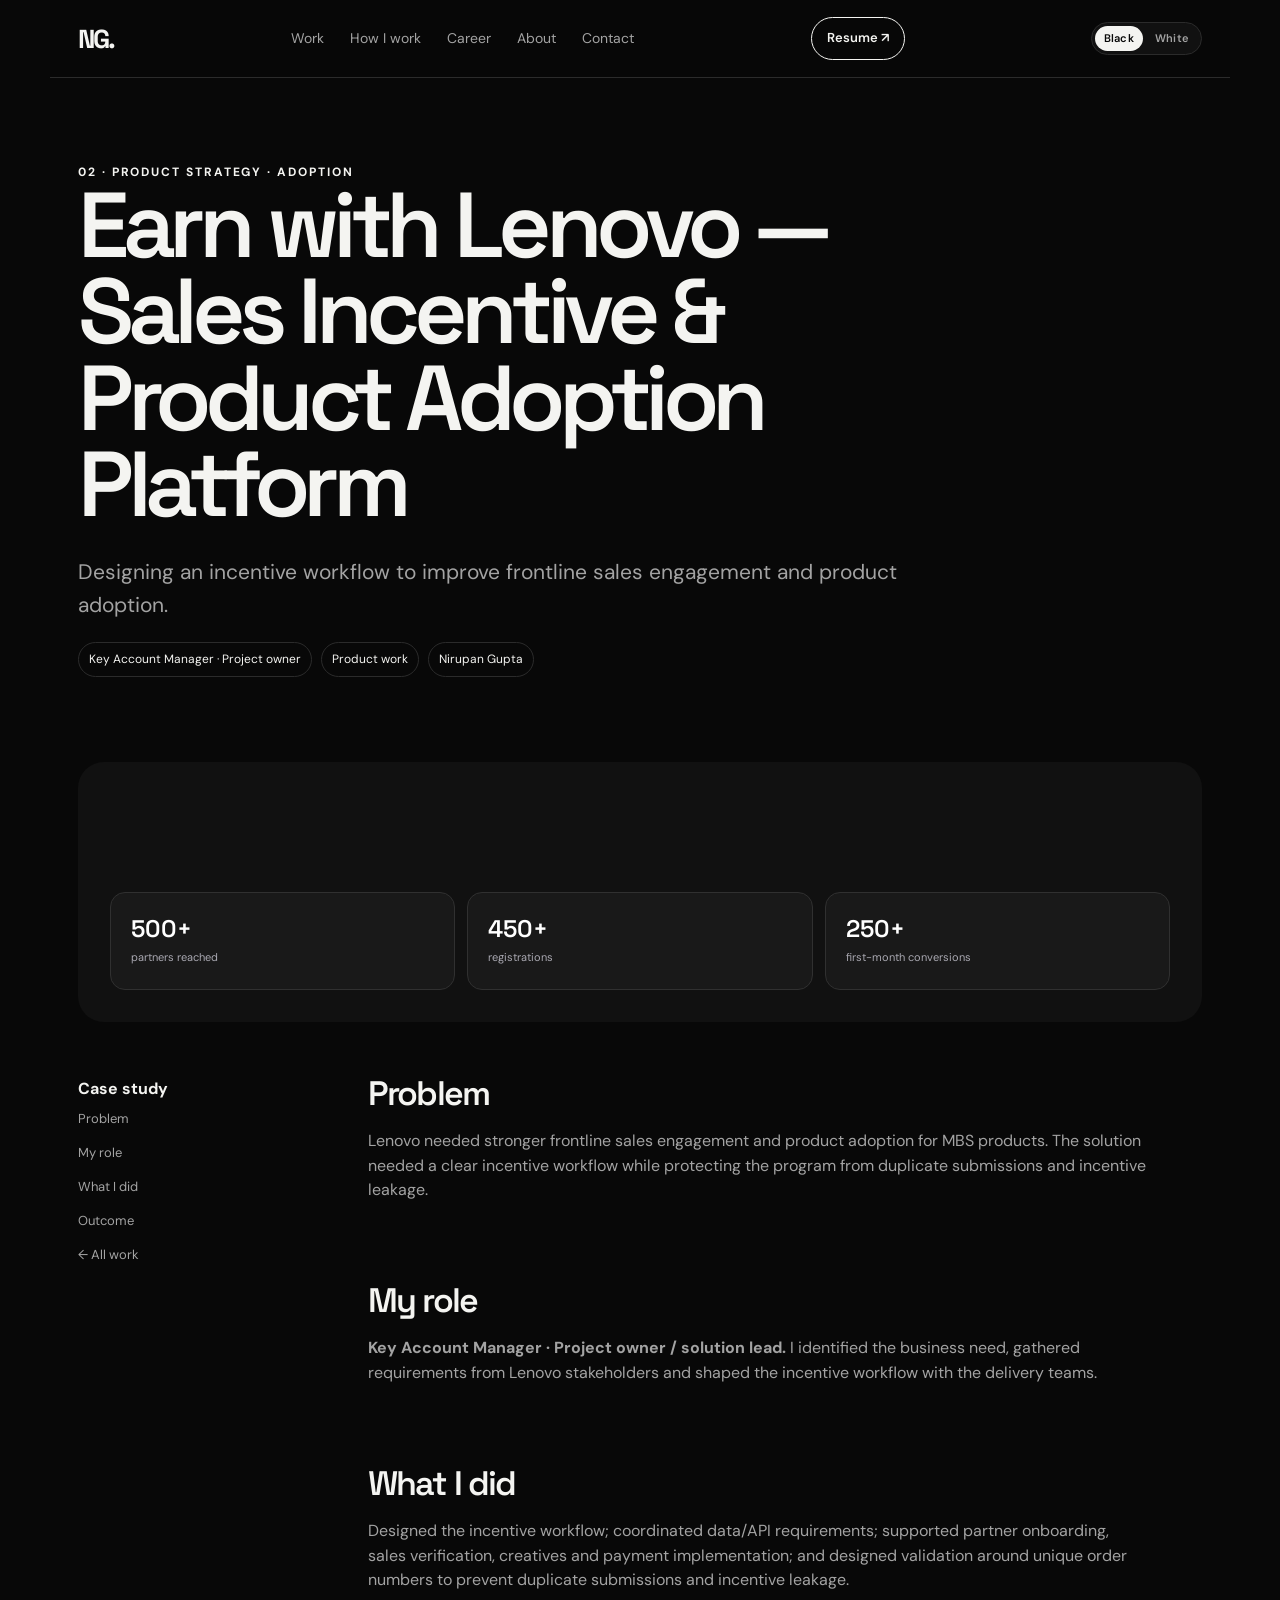
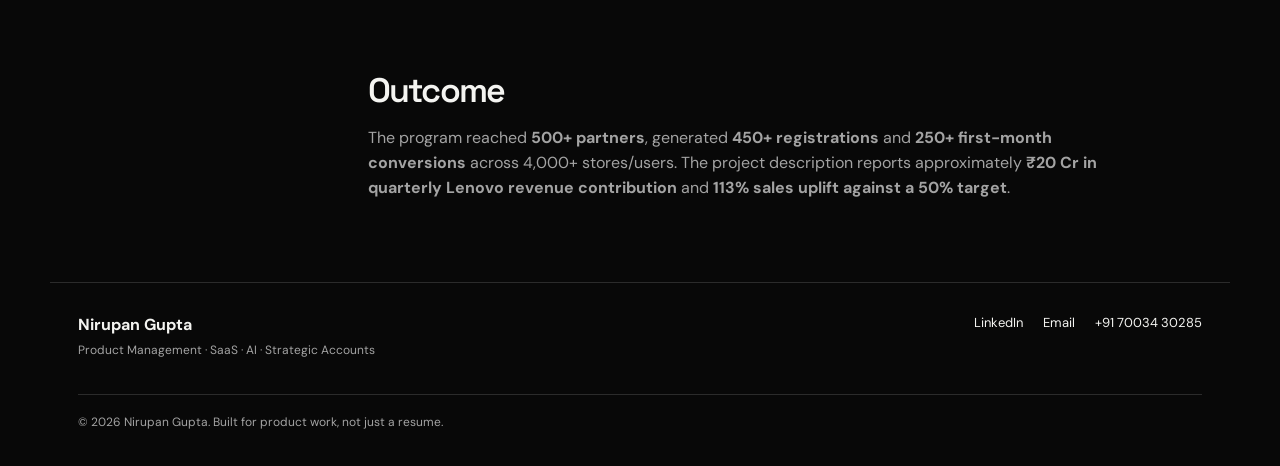
<file: case-studies/earn-with-lenovo.html>
<!doctype html><html lang="en"><head><meta charset="utf-8"><meta name="viewport" content="width=device-width,initial-scale=1"><title>Earn with Lenovo — Sales Incentive &amp; Product Adoption Platform — Nirupan Gupta</title><link rel="stylesheet" href="../styles.css"><script>try{document.documentElement.dataset.theme=localStorage.getItem('ng-theme')||'dark'}catch(e){}</script></head><body><header class="nav"><a class="brand" href="../index.html">NG<span>.</span></a><nav>
    <a href="../index.html#work">Work</a><a href="../index.html#thinking">How I work</a><a href="../index.html#career">Career</a><a href="../index.html#about">About</a><a href="../index.html#contact">Contact</a></nav>
    <a class="nav-cta" href="../assets/resumes/Nirupan_Gupta_Product_KAM_Resume.pdf" target="_blank">Resume ↗</a><div class="view-switch" aria-label="Choose website view"><button type="button" data-theme-choice="dark" aria-pressed="true">Black</button><button type="button" data-theme-choice="light" aria-pressed="false">White</button></div></header><main><section class="case-hero"><div class="wrap reveal"><div class="section-kicker">02 · Product strategy · Adoption</div><h1>Earn with Lenovo — Sales Incentive &amp; Product Adoption Platform</h1><p class="case-lead">Designing an incentive workflow to improve frontline sales engagement and product adoption.</p><div class="case-meta"><span>Key Account Manager · Project owner</span><span>Product work</span><span>Nirupan Gupta</span></div></div></section><div class="wrap"><div class="case-visual reveal interactive-card"><div class="visual-card"><strong>500+</strong><span>partners reached</span></div><div class="visual-card"><strong>450+</strong><span>registrations</span></div><div class="visual-card"><strong>250+</strong><span>first-month conversions</span></div></div><div class="case-layout"><aside class="case-nav"><strong>Case study</strong><a href="#problem">Problem</a><a href="#role">My role</a><a href="#work">What I did</a><a href="#outcome">Outcome</a><a href="../index.html#work">← All work</a></aside><div><section class="case-section reveal"><h2>Problem</h2><p id="problem">Lenovo needed stronger frontline sales engagement and product adoption for MBS products. The solution needed a clear incentive workflow while protecting the program from duplicate submissions and incentive leakage.</p></section><section class="case-section reveal"><h2>My role</h2><p id="role"><strong>Key Account Manager · Project owner / solution lead.</strong> I identified the business need, gathered requirements from Lenovo stakeholders and shaped the incentive workflow with the delivery teams.</p></section><section class="case-section reveal"><h2>What I did</h2><p id="work">Designed the incentive workflow; coordinated data/API requirements; supported partner onboarding, sales verification, creatives and payment implementation; and designed validation around unique order numbers to prevent duplicate submissions and incentive leakage.</p></section><section class="case-section reveal"><h2>Outcome</h2><p id="outcome">The program reached <strong>500+ partners</strong>, generated <strong>450+ registrations</strong> and <strong>250+ first-month conversions</strong> across 4,000+ stores/users. The project description reports approximately <strong>₹20 Cr in quarterly Lenovo revenue contribution</strong> and <strong>113% sales uplift against a 50% target</strong>.</p></section></div></div></div></main><footer><div><strong>Nirupan Gupta</strong><p>Product Management · SaaS · AI · Strategic Accounts</p></div>
    <div class="footer-links"><a href="https://www.linkedin.com/in/nirupan-gupta/" target="_blank">LinkedIn</a><a href="mailto:nirupangupt@gmail.com">Email</a><a href="tel:+917003430285">+91 70034 30285</a></div>
    <p class="copyright">© 2026 Nirupan Gupta. Built for product work, not just a resume.</p></footer><script src="../script.js"></script></body></html>
</file>
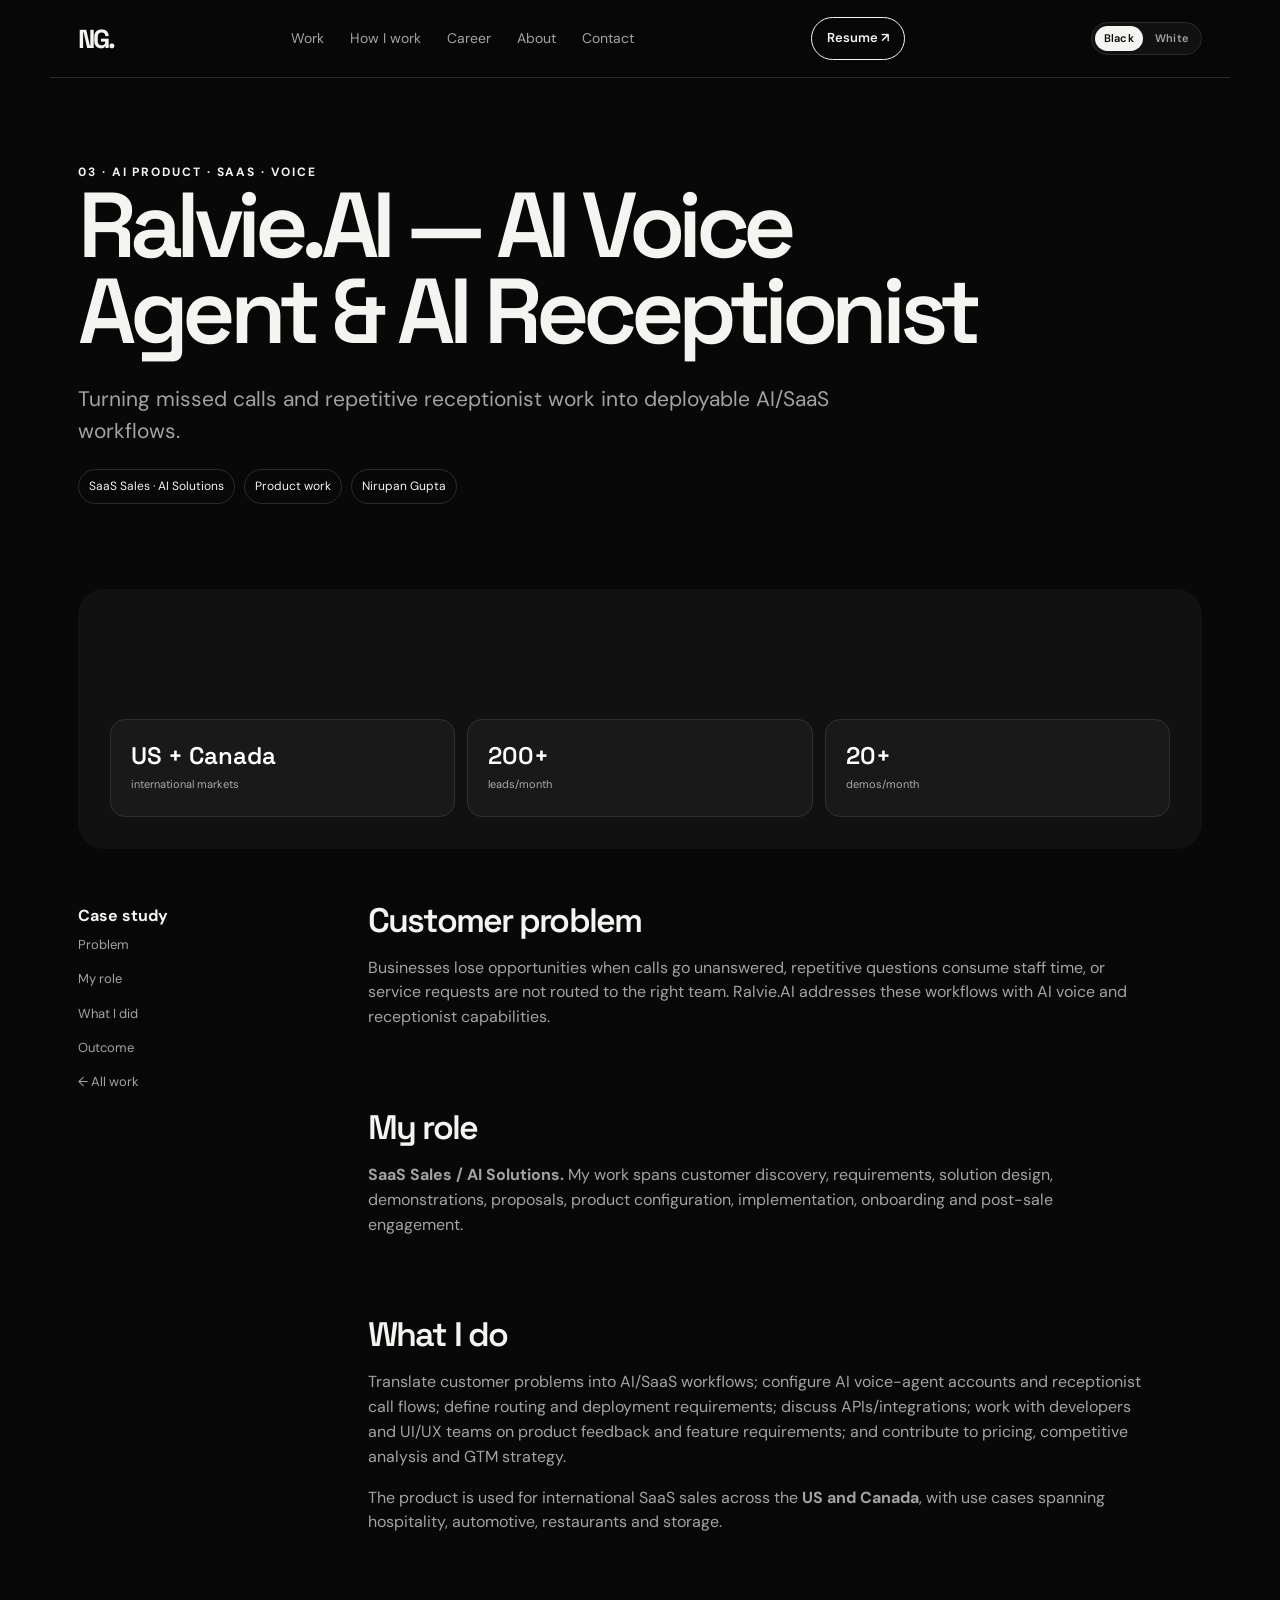
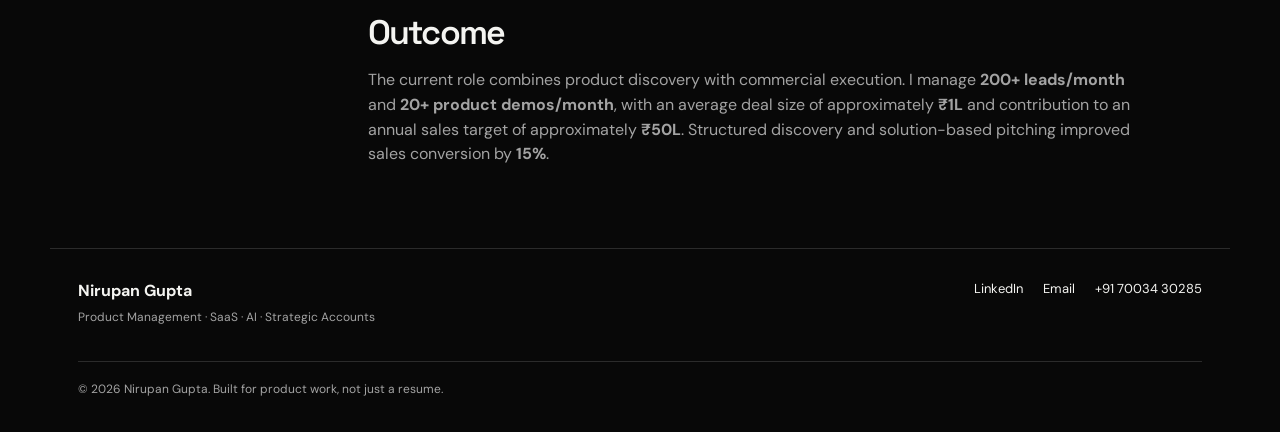
<file: case-studies/ralvie-ai.html>
<!doctype html><html lang="en"><head><meta charset="utf-8"><meta name="viewport" content="width=device-width,initial-scale=1"><title>Ralvie.AI — AI Voice Agent &amp; AI Receptionist — Nirupan Gupta</title><link rel="stylesheet" href="../styles.css"><script>try{document.documentElement.dataset.theme=localStorage.getItem('ng-theme')||'dark'}catch(e){}</script></head><body><header class="nav"><a class="brand" href="../index.html">NG<span>.</span></a><nav>
    <a href="../index.html#work">Work</a><a href="../index.html#thinking">How I work</a><a href="../index.html#career">Career</a><a href="../index.html#about">About</a><a href="../index.html#contact">Contact</a></nav>
    <a class="nav-cta" href="../assets/resumes/Nirupan_Gupta_Product_KAM_Resume.pdf" target="_blank">Resume ↗</a><div class="view-switch" aria-label="Choose website view"><button type="button" data-theme-choice="dark" aria-pressed="true">Black</button><button type="button" data-theme-choice="light" aria-pressed="false">White</button></div></header><main><section class="case-hero"><div class="wrap reveal"><div class="section-kicker">03 · AI product · SaaS · Voice</div><h1>Ralvie.AI — AI Voice Agent &amp; AI Receptionist</h1><p class="case-lead">Turning missed calls and repetitive receptionist work into deployable AI/SaaS workflows.</p><div class="case-meta"><span>SaaS Sales · AI Solutions</span><span>Product work</span><span>Nirupan Gupta</span></div></div></section><div class="wrap"><div class="case-visual reveal interactive-card"><div class="visual-card"><strong>US + Canada</strong><span>international markets</span></div><div class="visual-card"><strong>200+</strong><span>leads/month</span></div><div class="visual-card"><strong>20+</strong><span>demos/month</span></div></div><div class="case-layout"><aside class="case-nav"><strong>Case study</strong><a href="#problem">Problem</a><a href="#role">My role</a><a href="#work">What I did</a><a href="#outcome">Outcome</a><a href="../index.html#work">← All work</a></aside><div><section class="case-section reveal"><h2>Customer problem</h2><p id="problem">Businesses lose opportunities when calls go unanswered, repetitive questions consume staff time, or service requests are not routed to the right team. Ralvie.AI addresses these workflows with AI voice and receptionist capabilities.</p></section><section class="case-section reveal"><h2>My role</h2><p id="role"><strong>SaaS Sales / AI Solutions.</strong> My work spans customer discovery, requirements, solution design, demonstrations, proposals, product configuration, implementation, onboarding and post-sale engagement.</p></section><section class="case-section reveal"><h2>What I do</h2><p id="work">Translate customer problems into AI/SaaS workflows; configure AI voice-agent accounts and receptionist call flows; define routing and deployment requirements; discuss APIs/integrations; work with developers and UI/UX teams on product feedback and feature requirements; and contribute to pricing, competitive analysis and GTM strategy.</p><p>The product is used for international SaaS sales across the <strong>US and Canada</strong>, with use cases spanning hospitality, automotive, restaurants and storage.</p></section><section class="case-section reveal"><h2>Outcome</h2><p id="outcome">The current role combines product discovery with commercial execution. I manage <strong>200+ leads/month</strong> and <strong>20+ product demos/month</strong>, with an average deal size of approximately <strong>₹1L</strong> and contribution to an annual sales target of approximately <strong>₹50L</strong>. Structured discovery and solution-based pitching improved sales conversion by <strong>15%</strong>.</p></section></div></div></div></main><footer><div><strong>Nirupan Gupta</strong><p>Product Management · SaaS · AI · Strategic Accounts</p></div>
    <div class="footer-links"><a href="https://www.linkedin.com/in/nirupan-gupta/" target="_blank">LinkedIn</a><a href="mailto:nirupangupt@gmail.com">Email</a><a href="tel:+917003430285">+91 70034 30285</a></div>
    <p class="copyright">© 2026 Nirupan Gupta. Built for product work, not just a resume.</p></footer><script src="../script.js"></script></body></html>
</file>
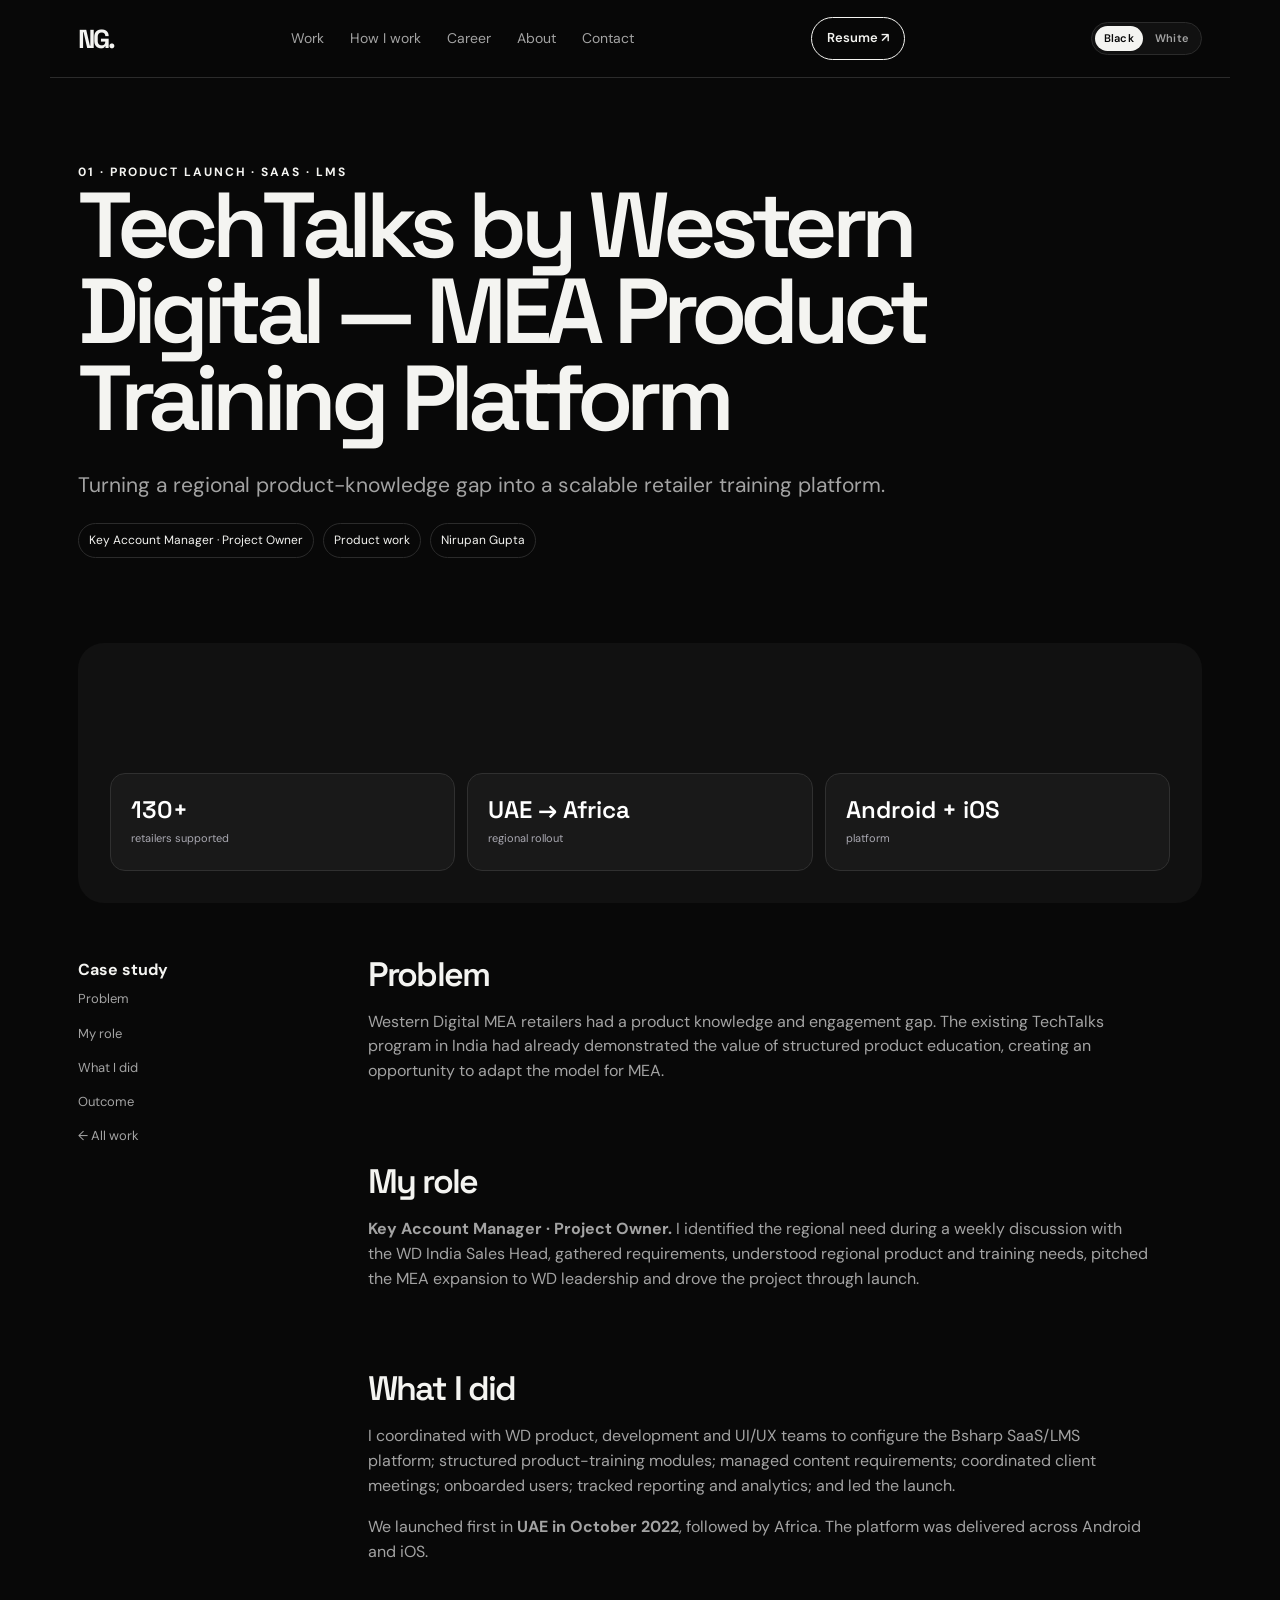
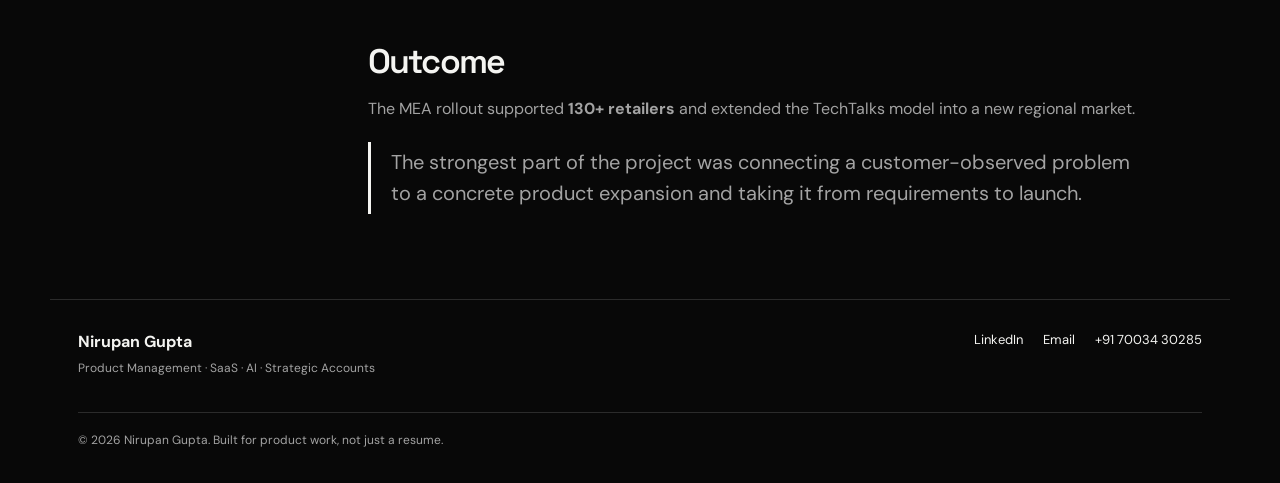
<file: case-studies/tech-talks.html>
<!doctype html><html lang="en"><head><meta charset="utf-8"><meta name="viewport" content="width=device-width,initial-scale=1"><title>TechTalks by Western Digital — MEA Product Training Platform — Nirupan Gupta</title><link rel="stylesheet" href="../styles.css"><script>try{document.documentElement.dataset.theme=localStorage.getItem('ng-theme')||'dark'}catch(e){}</script></head><body><header class="nav"><a class="brand" href="../index.html">NG<span>.</span></a><nav>
    <a href="../index.html#work">Work</a><a href="../index.html#thinking">How I work</a><a href="../index.html#career">Career</a><a href="../index.html#about">About</a><a href="../index.html#contact">Contact</a></nav>
    <a class="nav-cta" href="../assets/resumes/Nirupan_Gupta_Product_KAM_Resume.pdf" target="_blank">Resume ↗</a><div class="view-switch" aria-label="Choose website view"><button type="button" data-theme-choice="dark" aria-pressed="true">Black</button><button type="button" data-theme-choice="light" aria-pressed="false">White</button></div></header><main><section class="case-hero"><div class="wrap reveal"><div class="section-kicker">01 · Product launch · SaaS · LMS</div><h1>TechTalks by Western Digital — MEA Product Training Platform</h1><p class="case-lead">Turning a regional product-knowledge gap into a scalable retailer training platform.</p><div class="case-meta"><span>Key Account Manager · Project Owner</span><span>Product work</span><span>Nirupan Gupta</span></div></div></section><div class="wrap"><div class="case-visual reveal interactive-card"><div class="visual-card"><strong>130+</strong><span>retailers supported</span></div><div class="visual-card"><strong>UAE → Africa</strong><span>regional rollout</span></div><div class="visual-card"><strong>Android + iOS</strong><span>platform</span></div></div><div class="case-layout"><aside class="case-nav"><strong>Case study</strong><a href="#problem">Problem</a><a href="#role">My role</a><a href="#work">What I did</a><a href="#outcome">Outcome</a><a href="../index.html#work">← All work</a></aside><div><section class="case-section reveal"><h2>Problem</h2><p id="problem">Western Digital MEA retailers had a product knowledge and engagement gap. The existing TechTalks program in India had already demonstrated the value of structured product education, creating an opportunity to adapt the model for MEA.</p></section><section class="case-section reveal"><h2>My role</h2><p id="role"><strong>Key Account Manager · Project Owner.</strong> I identified the regional need during a weekly discussion with the WD India Sales Head, gathered requirements, understood regional product and training needs, pitched the MEA expansion to WD leadership and drove the project through launch.</p></section><section class="case-section reveal"><h2>What I did</h2><p id="work">I coordinated with WD product, development and UI/UX teams to configure the Bsharp SaaS/LMS platform; structured product-training modules; managed content requirements; coordinated client meetings; onboarded users; tracked reporting and analytics; and led the launch.</p><p>We launched first in <strong>UAE in October 2022</strong>, followed by Africa. The platform was delivered across Android and iOS.</p></section><section class="case-section reveal"><h2>Outcome</h2><p id="outcome">The MEA rollout supported <strong>130+ retailers</strong> and extended the TechTalks model into a new regional market.</p><p class="quote">The strongest part of the project was connecting a customer-observed problem to a concrete product expansion and taking it from requirements to launch.</p></section></div></div></div></main><footer><div><strong>Nirupan Gupta</strong><p>Product Management · SaaS · AI · Strategic Accounts</p></div>
    <div class="footer-links"><a href="https://www.linkedin.com/in/nirupan-gupta/" target="_blank">LinkedIn</a><a href="mailto:nirupangupt@gmail.com">Email</a><a href="tel:+917003430285">+91 70034 30285</a></div>
    <p class="copyright">© 2026 Nirupan Gupta. Built for product work, not just a resume.</p></footer><script src="../script.js"></script></body></html>
</file>
<file: styles.css>
@import url('https://fonts.googleapis.com/css2?family=DM+Sans:wght@400;500;600;700&family=Space+Grotesk:wght@400;500;600;700&display=swap');
:root{--bg:#f7f6f2;--ink:#11110f;--muted:#6e6c65;--line:#dedbd1;--card:#fff;--accent:#6d55ff;--accent2:#d9ff57;--dark:#15151a;--max:1180px}
*{box-sizing:border-box}html{scroll-behavior:smooth}body{margin:0;background:var(--bg);color:var(--ink);font-family:'DM Sans',sans-serif;line-height:1.55}a{color:inherit;text-decoration:none}.wrap{max-width:var(--max);margin:auto;padding:0 28px}
.nav{height:78px;max-width:var(--max);margin:auto;padding:0 28px;display:flex;align-items:center;justify-content:space-between;position:sticky;top:0;z-index:20;background:rgba(247,246,242,.9);backdrop-filter:blur(16px);border-bottom:1px solid rgba(222,219,209,.7)}
.brand{font:700 26px 'Space Grotesk';letter-spacing:-.08em}.brand span{color:var(--accent)}nav{display:flex;gap:26px;font-size:14px;color:#4d4b46}nav a:hover,.footer-links a:hover{color:var(--accent)}.nav-cta{border:1px solid var(--ink);padding:10px 15px;border-radius:999px;font-size:13px;font-weight:600}
.hero{padding:100px 0 84px}.hero-grid{display:grid;grid-template-columns:1.35fr .65fr;gap:70px;align-items:end}.eyebrow{font-size:12px;font-weight:700;letter-spacing:.18em;text-transform:uppercase;color:var(--accent);margin-bottom:18px}
h1{font:600 clamp(54px,7.2vw,96px)/.94 'Space Grotesk';letter-spacing:-.07em;margin:0 0 28px;max-width:900px}h2{font:600 clamp(34px,4vw,54px)/1 'Space Grotesk';letter-spacing:-.055em;margin:0 0 18px}h3{font:600 24px/1.1 'Space Grotesk';letter-spacing:-.03em;margin:0 0 10px}.hero-copy{font-size:19px;max-width:720px;color:#4e4c46}.actions{display:flex;gap:12px;flex-wrap:wrap;margin-top:28px}.btn{padding:13px 18px;border-radius:999px;font-weight:600;font-size:14px;border:1px solid var(--ink)}.btn.primary{background:var(--ink);color:#fff}.btn.secondary{background:transparent}.portrait-wrap{position:relative}.portrait{width:100%;max-width:350px;aspect-ratio:4/5;object-fit:cover;border-radius:26px;display:block;margin-left:auto;filter:saturate(.95)}.portrait-note{position:absolute;bottom:18px;left:18px;background:var(--accent2);padding:12px 14px;border-radius:14px;font-size:12px;font-weight:700;box-shadow:0 10px 30px #0001}
.proof{border-top:1px solid var(--line);border-bottom:1px solid var(--line);display:grid;grid-template-columns:repeat(5,1fr);margin-bottom:110px}.proof-item{padding:24px 16px;border-right:1px solid var(--line)}.proof-item:last-child{border-right:0}.proof-num{font:600 30px 'Space Grotesk';letter-spacing:-.05em}.proof-label{font-size:12px;color:var(--muted);margin-top:4px}
.section{padding:92px 0}.section.alt{background:var(--dark);color:#fff}.section-head{display:flex;justify-content:space-between;gap:40px;align-items:end;margin-bottom:38px}.section-kicker{color:var(--accent);font-size:12px;font-weight:700;text-transform:uppercase;letter-spacing:.16em}.section-intro{max-width:520px;color:var(--muted)}.alt .section-intro{color:#aaa9b1}
.work-grid{display:grid;grid-template-columns:repeat(2,1fr);gap:18px}.work-card{background:var(--card);border:1px solid var(--line);border-radius:24px;padding:30px;min-height:370px;display:flex;flex-direction:column;justify-content:space-between;transition:.25s}.work-card:hover{transform:translateY(-5px);box-shadow:0 20px 50px #15151a12}.work-card.feature{grid-column:span 2;min-height:420px;background:#ece9ff}.work-tag{font-size:11px;text-transform:uppercase;letter-spacing:.13em;font-weight:700;color:var(--accent)}.work-number{font:600 13px 'Space Grotesk';color:#999}.work-desc{color:#57554e;max-width:670px}.metrics{display:flex;gap:20px;flex-wrap:wrap;margin-top:20px}.metric{border-top:1px solid #cbc7ba;padding-top:9px;min-width:110px}.metric strong{font:600 20px 'Space Grotesk';display:block}.metric span{font-size:11px;color:var(--muted)}.card-link{font-weight:700;font-size:14px;margin-top:24px;display:inline-flex;gap:6px}.card-link:hover{color:var(--accent)}
.process{display:grid;grid-template-columns:repeat(3,1fr);gap:1px;border:1px solid var(--line);background:var(--line)}.process-item{background:var(--bg);padding:30px;min-height:190px}.process-num{font:600 12px 'Space Grotesk';color:var(--accent);margin-bottom:35px}.process-item p{color:var(--muted);font-size:14px}
.impact-grid{display:grid;grid-template-columns:repeat(4,1fr);gap:16px}.impact{border-top:2px solid var(--ink);padding:20px 0}.impact strong{font:600 42px 'Space Grotesk';letter-spacing:-.06em;display:block}.impact span{font-size:13px;color:var(--muted)}
.career{display:grid;gap:0;border-top:1px solid var(--line)}.career-row{display:grid;grid-template-columns:220px 1fr 180px;gap:30px;padding:27px 0;border-bottom:1px solid var(--line);align-items:start}.career-company{font-weight:700}.career-role{font-size:13px;color:var(--muted);margin-top:4px}.career-desc{color:#55534d;max-width:700px}.career-date{text-align:right;font-size:13px;color:var(--muted)}
.split{display:grid;grid-template-columns:1fr 1fr;gap:18px}.panel{background:#fff;border:1px solid var(--line);border-radius:22px;padding:30px}.pillset{display:flex;gap:8px;flex-wrap:wrap;margin-top:18px}.pill{border:1px solid var(--line);padding:7px 10px;border-radius:999px;font-size:12px;background:#faf9f6}.dark-panel{background:#1d1d24;color:#fff;border-color:#2f2f37}.dark-panel .pill{border-color:#3d3d48;background:#25252d}
.resume-box{background:#15151a;color:#fff;border-radius:26px;padding:38px;display:grid;grid-template-columns:1fr auto;gap:30px;align-items:center}.resume-box p{color:#b7b6bd;margin:0}.resume-links{display:flex;gap:10px;flex-wrap:wrap}.resume-links .btn{border-color:#fff;color:#fff}.resume-links .btn.primary{background:#fff;color:#111}
.contact{padding:110px 0}.contact-grid{display:grid;grid-template-columns:1.2fr .8fr;gap:80px}.contact h2{font-size:clamp(52px,7vw,88px)}.contact-card{border-top:1px solid var(--line);padding-top:20px;display:grid;gap:15px}.contact-item{padding:15px 0;border-bottom:1px solid var(--line);display:flex;justify-content:space-between;gap:15px}.contact-item span{color:var(--muted);font-size:13px}
footer{border-top:1px solid var(--line);padding:30px 28px;max-width:var(--max);margin:auto;display:grid;grid-template-columns:1fr 1fr;gap:20px;align-items:start}footer p{margin:4px 0;color:var(--muted);font-size:12px}.footer-links{display:flex;justify-content:flex-end;gap:20px;font-size:13px}.copyright{grid-column:1/-1;border-top:1px solid var(--line);padding-top:18px;margin-top:10px}
.case-hero{padding:85px 0 55px}.case-meta{display:flex;gap:9px;flex-wrap:wrap;margin:20px 0}.case-meta span{border:1px solid var(--line);padding:7px 10px;border-radius:999px;font-size:12px}.case-lead{font-size:21px;max-width:820px;color:#4f4d47}.case-layout{display:grid;grid-template-columns:220px 1fr;gap:70px}.case-nav{position:sticky;top:110px;height:max-content}.case-nav a{display:block;font-size:13px;color:var(--muted);padding:7px 0}.case-nav a:hover{color:var(--accent)}.case-section{padding:0 0 65px}.case-section h2{font-size:34px}.case-section p{max-width:780px;color:#55534d}.case-visual{background:#17171d;color:#fff;border-radius:26px;padding:32px;margin:10px 0 55px;min-height:260px;display:grid;grid-template-columns:repeat(3,1fr);gap:12px;align-items:end}.visual-card{background:#24242c;border:1px solid #383842;border-radius:15px;padding:20px}.visual-card strong{font:600 24px 'Space Grotesk';display:block}.visual-card span{font-size:11px;color:#a9a8b1}.quote{border-left:3px solid var(--accent);padding:5px 0 5px 20px;font-size:20px;max-width:760px}.back{display:inline-flex;margin-top:15px;color:var(--muted);font-size:13px}
.reveal{opacity:0;transform:translateY(20px);transition:opacity .7s ease,transform .7s ease}.reveal.show{opacity:1;transform:none}
@media(max-width:900px){nav{display:none}.hero-grid,.contact-grid,.split{grid-template-columns:1fr}.portrait{margin:0;max-width:280px}.proof{grid-template-columns:repeat(2,1fr)}.proof-item:nth-child(2n){border-right:0}.work-grid{grid-template-columns:1fr}.work-card.feature{grid-column:auto}.process{grid-template-columns:1fr}.impact-grid{grid-template-columns:repeat(2,1fr)}.career-row{grid-template-columns:1fr;gap:8px}.career-date{text-align:left}.case-layout{grid-template-columns:1fr;gap:20px}.case-nav{position:static}.case-visual{grid-template-columns:1fr}.resume-box{grid-template-columns:1fr}footer{grid-template-columns:1fr}.footer-links{justify-content:flex-start}}
@media(max-width:560px){.wrap{padding:0 18px}.nav{padding:0 18px}.hero{padding:65px 0}.hero h1{font-size:52px}.proof{margin-bottom:55px}.proof-item{padding:18px 12px}.section{padding:65px 0}.impact-grid{grid-template-columns:1fr}.work-card{padding:22px;min-height:330px}.contact{padding:70px 0}.contact h2{font-size:52px}}
.admin-link{font-size:12px;color:inherit;text-decoration:none;opacity:.45;margin-left:8px}.admin-link:hover{opacity:1}

.draft-banner{position:fixed;z-index:9999;top:0;left:0;right:0;background:#111;color:#fff;display:flex;align-items:center;justify-content:center;gap:18px;padding:10px 14px;font-size:13px}.draft-banner button{border:1px solid #fff;background:transparent;color:#fff;border-radius:999px;padding:5px 10px;cursor:pointer}.draft-banner+header{margin-top:44px}

/* =========================================================
   Monochrome theme system + interaction polish
   Default: black. Light mode is user-selectable.
   ========================================================= */
:root{
  --bg:#080808;
  --ink:#f4f4f1;
  --muted:#a3a3a3;
  --line:#2b2b2b;
  --card:#111111;
  --accent:#ffffff;
  --accent2:#ffffff;
  --dark:#000000;
  --max:1180px;
  color-scheme:dark;
}
html[data-theme="light"]{
  --bg:#f7f6f2;
  --ink:#11110f;
  --muted:#6e6c65;
  --line:#dedbd1;
  --card:#ffffff;
  --accent:#11110f;
  --accent2:#11110f;
  --dark:#111111;
  color-scheme:light;
}
body{background:var(--bg);color:var(--ink);transition:background .35s ease,color .35s ease}
.nav{background:color-mix(in srgb,var(--bg) 90%,transparent);border-bottom-color:var(--line)}
nav{color:var(--muted)}
nav a:hover,.footer-links a:hover,.card-link:hover,.case-nav a:hover{color:var(--ink)}
.nav-cta{border-color:var(--ink)}
.brand span,.eyebrow,.section-kicker,.work-tag,.process-num{color:var(--ink)}
.hero-copy,.work-desc,.career-desc,.case-lead,.case-section p{color:var(--muted)}
.btn{border-color:var(--ink)}
.btn.primary{background:var(--ink);color:var(--bg)}
.btn.secondary{background:transparent;color:var(--ink)}
.portrait{filter:grayscale(1);box-shadow:0 0 0 1px var(--line)}
.portrait-note{background:var(--ink);color:var(--bg);box-shadow:none}
.proof{border-color:var(--line)}
.proof-item{border-right-color:var(--line)}
.proof-label,.metric span,.career-role,.career-date,.contact-item span,.section-intro,.case-nav a,.back{color:var(--muted)}
.section.alt{background:var(--dark);color:#fff}
.section.alt .section-kicker{color:#fff}
.section.alt .section-intro{color:#a5a5a5}
.work-card{background:var(--card);border-color:var(--line);box-shadow:none;transform-style:preserve-3d;will-change:transform}
.work-card.feature{background:var(--card)}
.work-card:hover{box-shadow:0 24px 70px #00000035}
.work-number{color:var(--muted)}
.metric{border-color:var(--line)}
.process{border-color:var(--line);background:var(--line)}
.process-item{background:var(--bg)}
.impact{border-top-color:var(--ink)}
.impact span{color:var(--muted)}
.career{border-top-color:var(--line)}
.career-row{border-bottom-color:var(--line)}
.panel{background:var(--card);border-color:var(--line)}
.pill{background:transparent;border-color:var(--line)}
.dark-panel{background:#111;color:#fff;border-color:#2a2a2a}
.resume-box{background:#111;color:#fff}
.contact-card{border-top-color:var(--line)}
.contact-item{border-bottom-color:var(--line)}
footer{border-top-color:var(--line)}
.copyright{border-top-color:var(--line)}
.case-meta span{border-color:var(--line)}
.case-visual{background:#111;color:#fff}
.visual-card{background:#191919;border-color:#303030}
.quote{border-left-color:var(--ink)}

/* Theme/view selector */
.view-switch{display:inline-flex;align-items:center;gap:3px;border:1px solid var(--line);border-radius:999px;padding:3px;background:var(--card);margin-left:8px}
.view-switch button{border:0;background:transparent;color:var(--muted);font:600 11px/1 'DM Sans',sans-serif;padding:7px 9px;border-radius:999px;cursor:pointer;letter-spacing:.02em}
.view-switch button[aria-pressed="true"]{background:var(--ink);color:var(--bg)}
.view-switch button:focus-visible{outline:2px solid var(--ink);outline-offset:2px}

/* Mouse-responsive depth */
[data-mouse]{transform:translate3d(var(--mouse-x,0),var(--mouse-y,0),0);transition:transform .18s ease-out}
.interactive-card{--rx:0deg;--ry:0deg;transition:transform .22s ease-out,box-shadow .25s ease}
@media (hover:hover) and (pointer:fine){
  .work-card.interactive-card:hover{transform:perspective(900px) rotateX(var(--rx)) rotateY(var(--ry)) translateY(-4px)}
  .portrait-wrap[data-mouse]{transition:transform .35s cubic-bezier(.2,.7,.2,1)}
  .btn:hover{transform:translateY(-2px)}
}

/* Prevent the dynamically-rendered project cards from becoming invisible. */
.reveal{opacity:0;transform:translateY(20px)}
.reveal.show{opacity:1;transform:none}
.interactive-card.reveal.show{transform:none}

/* Promotion rows added by the CMS */
.promotion-list{margin-top:10px;display:grid;gap:5px}
.promotion{font-size:11px;color:var(--muted);border-left:2px solid var(--line);padding-left:9px}

@media(max-width:900px){
  .view-switch{margin-left:0}
  .nav{gap:8px}
  .nav-cta{padding:9px 11px}
}
@media(max-width:560px){
  .view-switch button{padding:7px 8px}
  .view-switch{order:3}
  .nav-cta{font-size:12px}
}
@media(prefers-reduced-motion:reduce){
  html{scroll-behavior:auto}
  *,*::before,*::after{animation-duration:.01ms!important;animation-iteration-count:1!important;transition-duration:.01ms!important}
  [data-mouse]{transform:none!important}
}
</file>
